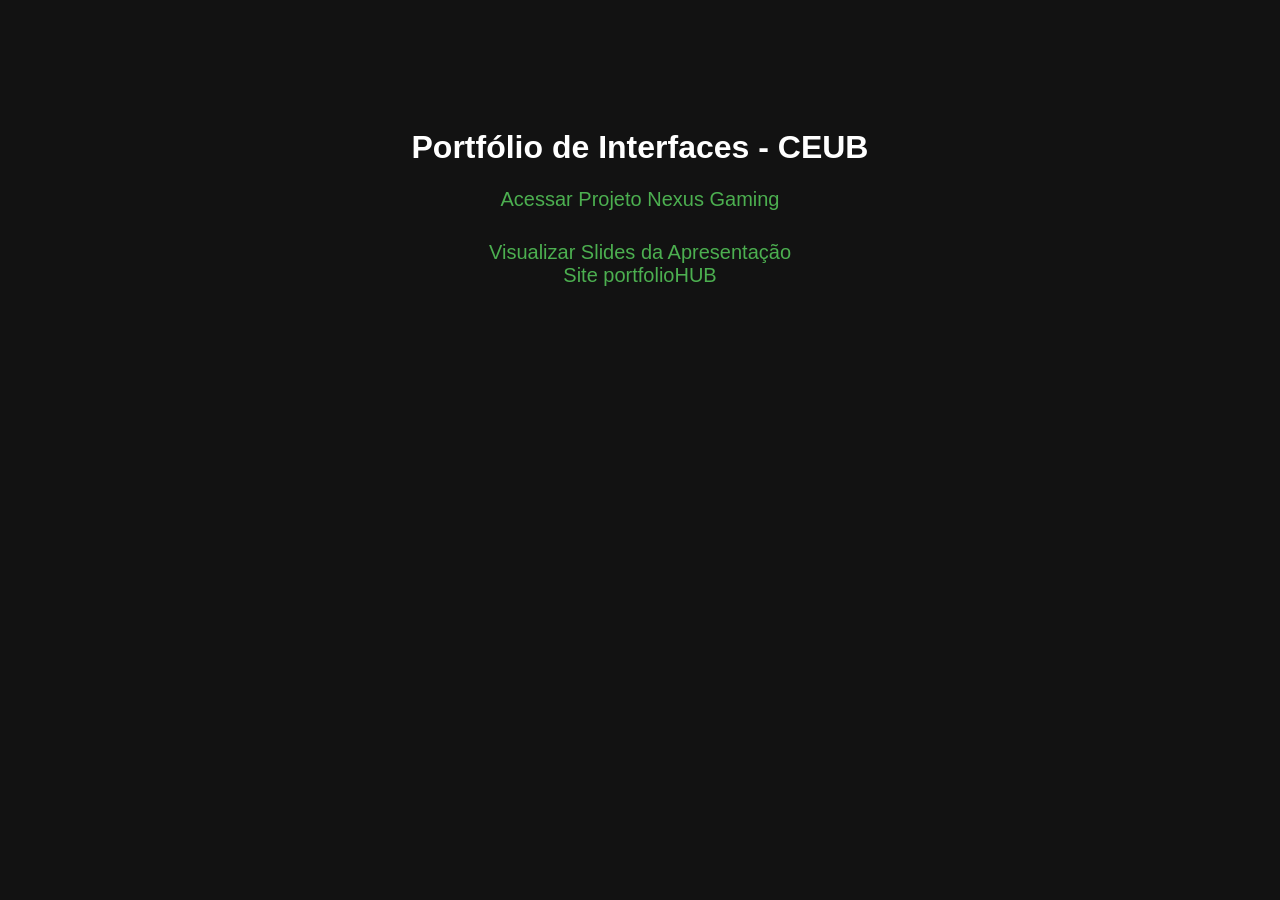
<file: index.html>
<!DOCTYPE html>
<html lang="pt-br">
<head>
    <meta charset="UTF-8">
    <title>Portfólio de Interfaces - CEUB</title>
</head>
<body style="background:#121212; color:#fff; text-align:center; font-family:sans-serif; padding-top:100px;">
    <h1>Portfólio de Interfaces - CEUB</h1>
    
    <div style="margin-bottom: 30px;">
        <a style="color:#4caf50; font-size:20px; text-decoration: none;" href="./personal-projects/nexus-gaming/index.html">Acessar Projeto Nexus Gaming</a>
    </div>

    <div>
        <a style="color:#4caf50; font-size:20px; text-decoration: none;" target="_blank" href="https://docs.google.com/presentation/d/e/2PACX-1vQVPCe261ACy9W1121m18DzsyByICNskYFi4c63nX3vEbNRtgmz0_Rl8P9i_Ssfrs2E9v2VIvnFbHOe/pub?start=false&loop=false&delayms=3000&slide=id.p">Visualizar Slides da Apresentação</a>
    </div>

    <div>
        <a style="color:#4caf50; font-size:20px; text-decoration: none;" target="_blank" href="./portfolio.html">Site portfolioHUB</a>
    </div>
</body>
</html>
</file>
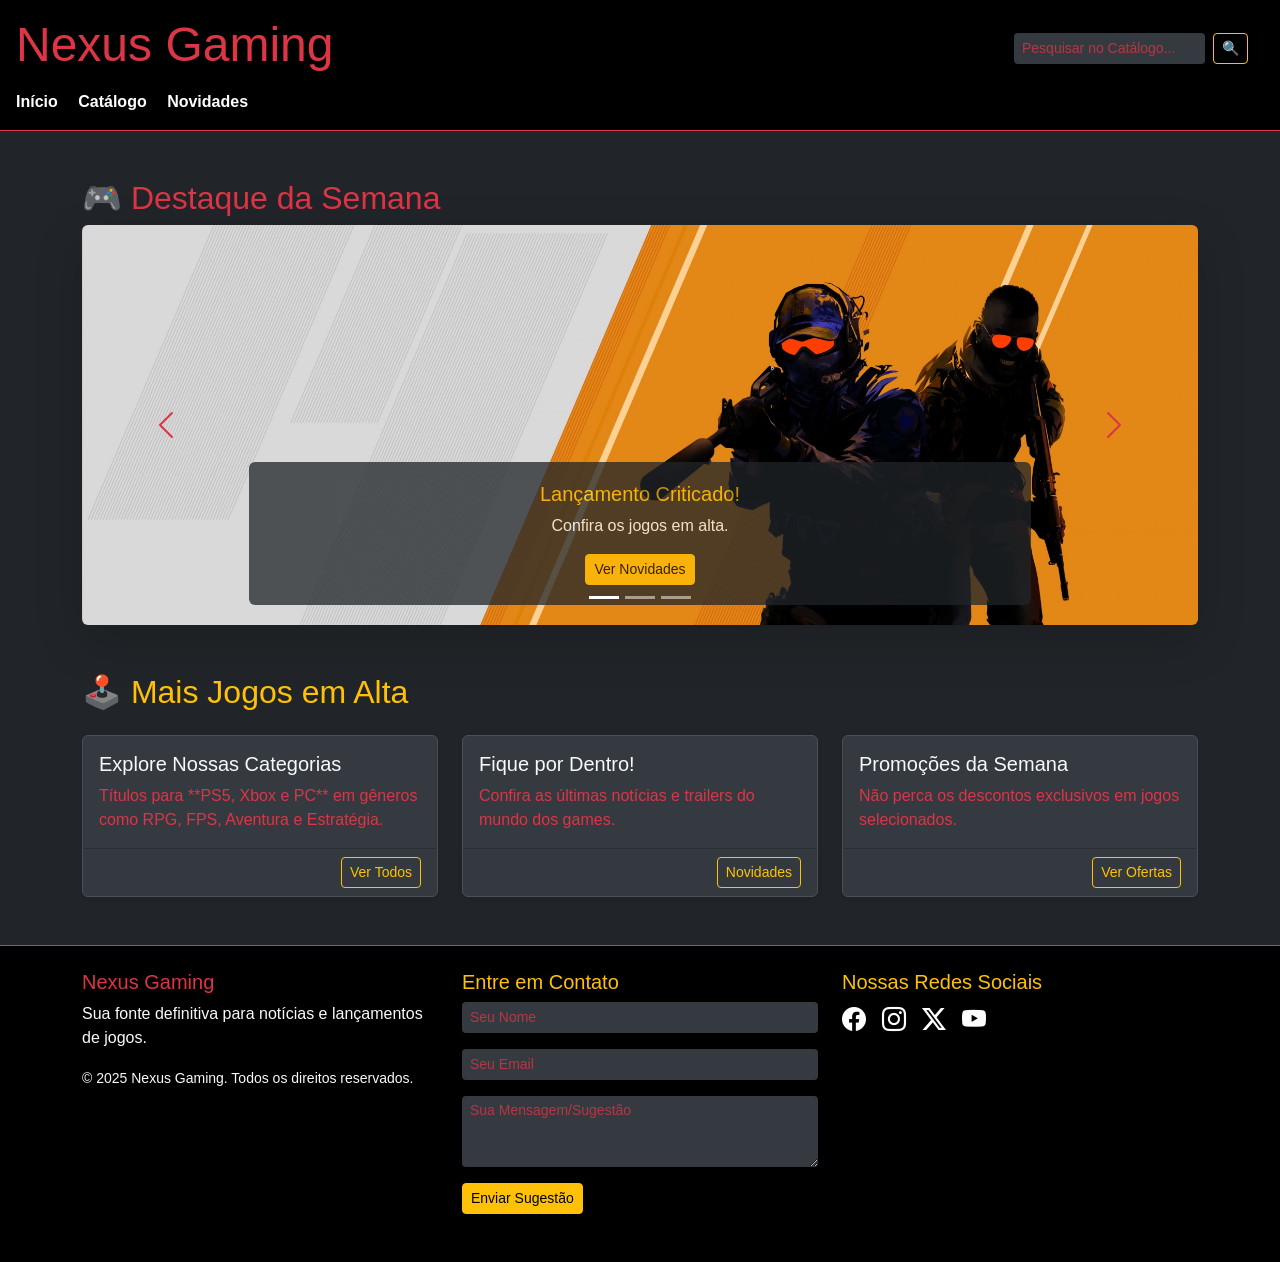
<file: personal-projects/nexus-gaming/index.html>
<!DOCTYPE html>
<html lang="pt-br">
<head>
    <meta charset="UTF-8">
    <meta name="viewport" content="width=device-width, initial-scale=1.0">
    <title>Nexus Gaming - Início</title>
    <link rel="icon" href="img/favicon.ico"> 
    <link href="https://cdn.jsdelivr.net/npm/bootstrap@5.3.3/dist/css/bootstrap.min.css" rel="stylesheet">
    <link rel="stylesheet" href="style.css">
    <link href="https://cdn.jsdelivr.net/npm/bootstrap-icons@1.11.3/font/bootstrap-icons.min.css" rel="stylesheet">
</head>
<body class="bg-dark text-light">

    <header class="bg-black text-white p-3 border-bottom border-danger">
        <div class="d-flex justify-content-between align-items-center">
            <h1 class="display-5" role="banner">Nexus Gaming</h1>
            <div class="d-flex align-items-center">
                <form class="d-flex me-3" role="search">
                    <input class="form-control form-control-sm me-2 bg-secondary text-danger border-0" type="search" placeholder="Pesquisar no Catálogo..." aria-label="Pesquisar">
                    <button class="btn btn-sm btn-outline-warning" type="submit">🔍</button>
                </form>
                </div>
        </div>
        <nav aria-label="Navegação Principal" class="mt-2">
            <a href="index.html" class="text-white me-3">Início</a>
            <a href="catalogo.html" class="text-white me-3">Catálogo</a>
            <a href="novidades.html" class="text-white">Novidades</a>
        </nav>
    </header>

    <main class="container mt-5" role="main">
        <h2 class="text-danger">🎮 Destaque da Semana</h2>
        <div id="hero-carousel" class="carousel slide" data-bs-ride="carousel">
            <div class="carousel-indicators">
                <button type="button" data-bs-target="#hero-carousel" data-bs-slide-to="0" class="active" aria-current="true" aria-label="Slide 1"></button>
                <button type="button" data-bs-target="#hero-carousel" data-bs-slide-to="1" aria-label="Slide 2"></button>
                <button type="button" data-bs-target="#hero-carousel" data-bs-slide-to="2" aria-label="Slide 3"></button>
            </div>
            <div class="carousel-inner rounded shadow-lg">
                <div class="carousel-item active">
                    <img src="img/banner1.jpg" class="d-block w-100" style="height: 400px; object-fit: cover; background-color: #333;" alt="Banner de destaque do jogo Dragon's Quest.">
                    <div class="carousel-caption d-none d-md-block bg-dark opacity-75 rounded">
                        <h5 class="text-warning">Lançamento Criticado!</h5>
                        <p>Confira os jogos em alta.</p>
                        <a href="novidades.html" class="btn btn-sm btn-warning">Ver Novidades</a>
                    </div>
                </div>
                <div class="carousel-item">
                    <img src="img/cyberpunk_banner.jpg" class="d-block w-100" style="height: 400px; object-fit: cover; background-color: #333;" alt="Banner de destaque do jogo Cyberpunk 2077.">
                    <div class="carousel-caption d-none d-md-block bg-dark opacity-75 rounded">
                        <h5 class="text-warning">Atualização 2.1 Disponível</h5>
                        <p>Night City nunca esteve tão vibrante.</p>
                        <a href="novidades.html" class="btn btn-sm btn-warning">Ver Novidades</a>
                    </div>
                </div>
                <div class="carousel-item">
                    <img src="img/forza_banner.jpg" class="d-block w-100" style="height: 400px; object-fit: cover; background-color: #333;" alt="Banner de destaque do jogo Forza Horizon 5.">
                    <div class="carousel-caption d-none d-md-block bg-dark opacity-75 rounded">
                        <h5 class="text-warning">Aventura no México</h5>
                        <p>Entre nas pistas com o Forza Horizon 5.</p>
                        <a href="novidades.html" class="btn btn-sm btn-warning">Ver Novidades</a>
                    </div>
                </div>
            </div>
            <button class="carousel-control-prev" type="button" data-bs-target="#hero-carousel" data-bs-slide="prev">
                <span class="carousel-control-prev-icon" aria-hidden="true"></span>
                <span class="visually-hidden">Anterior</span>
            </button>
            <button class="carousel-control-next" type="button" data-bs-target="#hero-carousel" data-bs-slide="next">
                <span class="carousel-control-next-icon" aria-hidden="true"></span>
                <span class="visually-hidden">Próximo</span>
            </button>
        </div>
        <h2 class="mt-5 mb-4 text-warning">🕹️ Mais Jogos em Alta</h2>
        <div class="row row-cols-1 row-cols-md-3 g-4">
            <div class="col">
                <div class="card h-100 bg-secondary shadow-sm">
                    <div class="card-body">
                        <h5 class="card-title text-light">Explore Nossas Categorias</h5>
                        <p class="card-text text-danger">Títulos para **PS5, Xbox e PC** em gêneros como RPG, FPS, Aventura e Estratégia.</p>
                    </div>
                    <div class="card-footer text-end">
                        <a href="catalogo.html" class="btn btn-sm btn-outline-warning">Ver Todos</a>
                    </div>
                </div>
            </div>
            <div class="col">
                <div class="card h-100 bg-secondary shadow-sm">
                    <div class="card-body">
                        <h5 class="card-title text-light">Fique por Dentro!</h5>
                        <p class="card-text text-danger">Confira as últimas notícias e trailers do mundo dos games.</p>
                    </div>
                    <div class="card-footer text-end">
                        <a href="novidades.html" class="btn btn-sm btn-outline-warning">Novidades</a>
                    </div>
                </div>
            </div>
            <div class="col">
                <div class="card h-100 bg-secondary shadow-sm">
                    <div class="card-body">
                        <h5 class="card-title text-light">Promoções da Semana</h5>
                        <p class="card-text text-danger">Não perca os descontos exclusivos em jogos selecionados.</p>
                    </div>
                    <div class="card-footer text-end">
                        <a href="catalogo.html" class="btn btn-sm btn-outline-warning">Ver Ofertas</a>
                    </div>
                </div>
            </div>
        </div>
    </main>
    
    <footer class="mt-5 p-4 bg-black border-top border-danger">
        <div class="container">
            <div class="row">
                <div class="col-md-4 mb-4">
                    <h5 class="text-danger">Nexus Gaming</h5>
                    <p>Sua fonte definitiva para notícias e lançamentos de jogos.</p>
                    <small>&copy; 2025 Nexus Gaming. Todos os direitos reservados.</small>
                </div>
                <div class="col-md-4 mb-4">
                    <h5 class="text-warning">Entre em Contato</h5>
                    <form>
                        <div class="mb-3">
                            <input type="text" class="form-control form-control-sm bg-secondary text-danger border-0" placeholder="Seu Nome" required>
                        </div>
                        <div class="mb-3">
                            <input type="email" class="form-control form-control-sm bg-secondary text-danger border-0" placeholder="Seu Email" required>
                        </div>
                        <div class="mb-3">
                            <textarea class="form-control form-control-sm bg-secondary text-danger border-0" placeholder="Sua Mensagem/Sugestão" rows="3" required></textarea>
                        </div>
                        <button type="submit" class="btn btn-sm btn-warning">Enviar Sugestão</button>
                    </form>
                </div>
                <div class="col-md-4 mb-4">
                    <h5 class="text-warning">Nossas Redes Sociais</h5>
                    <div class="d-flex fs-4">
                        <a href="#" class="text-white me-3" aria-label="Acesse nosso Facebook"><i class="bi bi-facebook"></i></a> 
                        <a href="#" class="text-white me-3" aria-label="Acesse nosso Instagram"><i class="bi bi-instagram"></i></a>
                        <a href="#" class="text-white me-3" aria-label="Acesse nosso Twitter/X"><i class="bi bi-twitter-x"></i></a>
                        <a href="#" class="text-white" aria-label="Acesse nosso Youtube"><i class="bi bi-youtube"></i></a>
                    </div>
                </div>
            </div>
        </div>
    </footer>
    <script src="https://cdn.jsdelivr.net/npm/bootstrap@5.3.3/dist/js/bootstrap.bundle.min.js"></script>
    <script src="script.js"></script> 
</body>
</html>
</file>
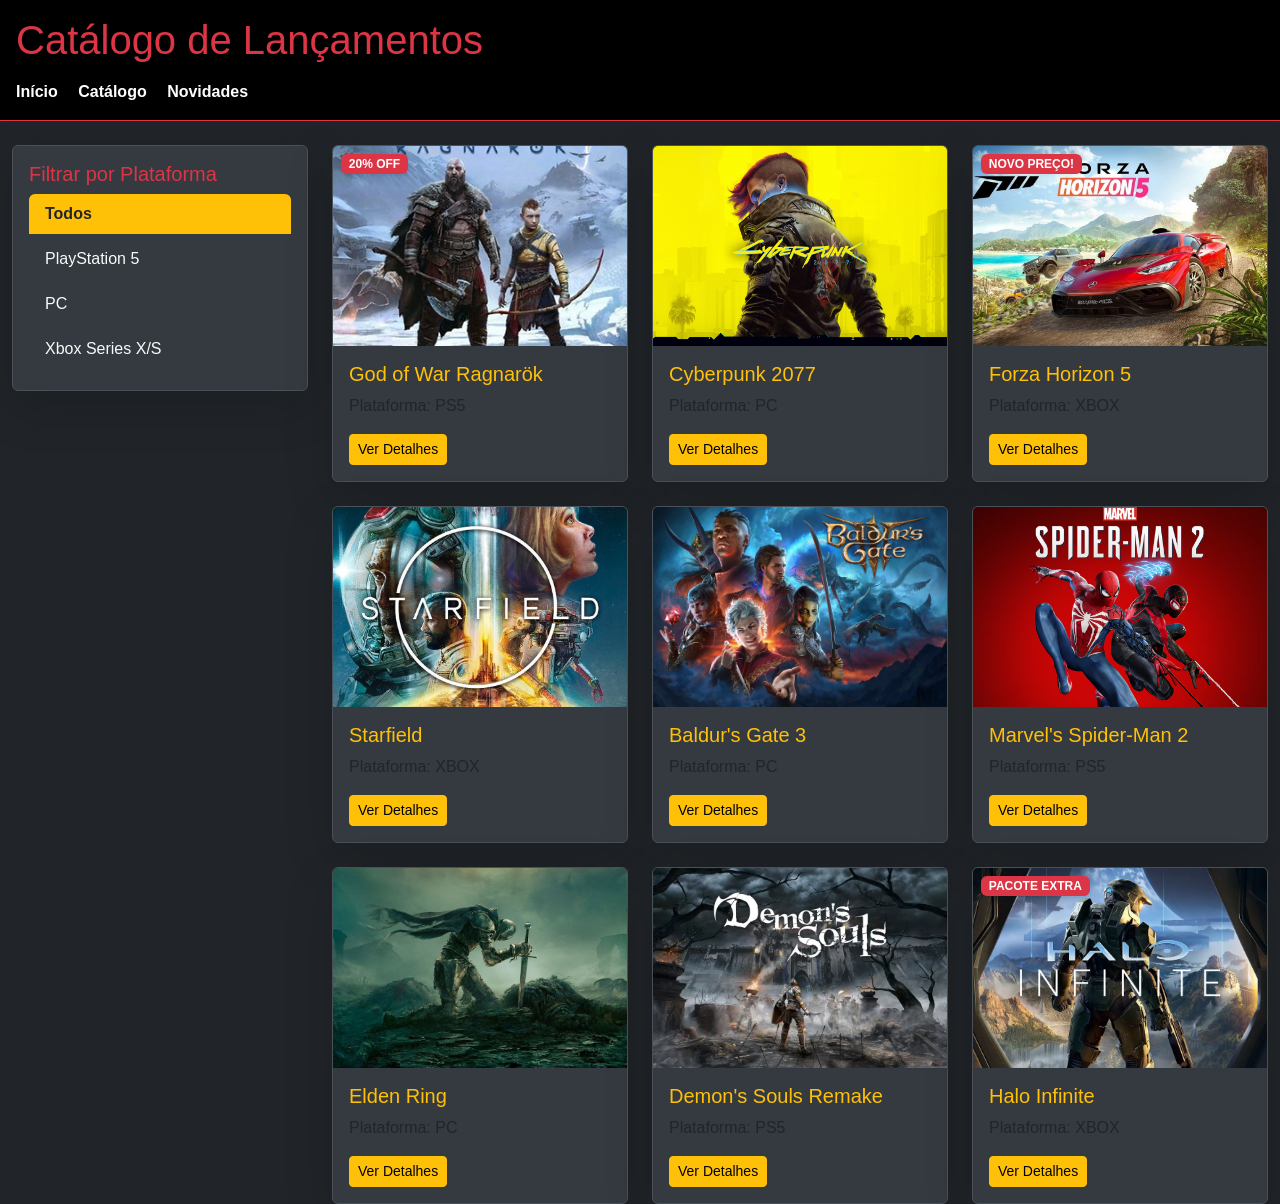
<file: personal-projects/nexus-gaming/catalogo.html>
<!DOCTYPE html>
<html lang="pt-br">
<head>
    <meta charset="UTF-8">
    <meta name="viewport" content="width=device-width, initial-scale=1.0">
    <title>Catálogo - Nexus Gaming</title>
    <link rel="icon" href="img/favicon.ico"> 
    <link href="https://cdn.jsdelivr.net/npm/bootstrap@5.3.3/dist/css/bootstrap.min.css" rel="stylesheet">
    <link rel="stylesheet" href="style.css">
</head>
<body class="bg-dark text-light">

    <header class="bg-black text-white p-3 border-bottom border-danger">
        <div class="d-flex justify-content-between align-items-center">
            <h1 class="display-6">Catálogo de Lançamentos</h1>
            </div>
        <nav aria-label="Navegação Principal" class="mt-2">
            <a href="index.html" class="text-white me-3">Início</a>
            <a href="catalogo.html" class="text-white me-3">Catálogo</a>
            <a href="novidades.html" class="text-white">Novidades</a>
        </nav>
    </header>
    
    <div class="container-fluid mt-4">
        <div class="row">
            <div class="col-md-3">
                <div class="p-3 bg-secondary rounded shadow-lg">
                    <h5 class="text-danger">Filtrar por Plataforma</h5>
                    <div id="filters" class="list-group">
                        <button class="list-group-item list-group-item-action active" data-filter="all">Todos</button>
                        <button class="list-group-item list-group-item-action" data-filter="ps5">PlayStation 5</button>
                        <button class="list-group-item list-group-item-action" data-filter="pc">PC</button>
                        <button class="list-group-item list-group-item-action" data-filter="xbox">Xbox Series X/S</button>
                    </div>
                </div>
            </div>
            <div class="col-md-9">
                <div class="row row-cols-1 row-cols-md-3 g-4" id="games-container">
                    </div>
            </div>
        </div>
    </div>
    <script src="https://cdn.jsdelivr.net/npm/bootstrap@5.3.3/dist/js/bootstrap.bundle.min.js"></script>
    <script src="script.js"></script>
</body>
</html>
</file>
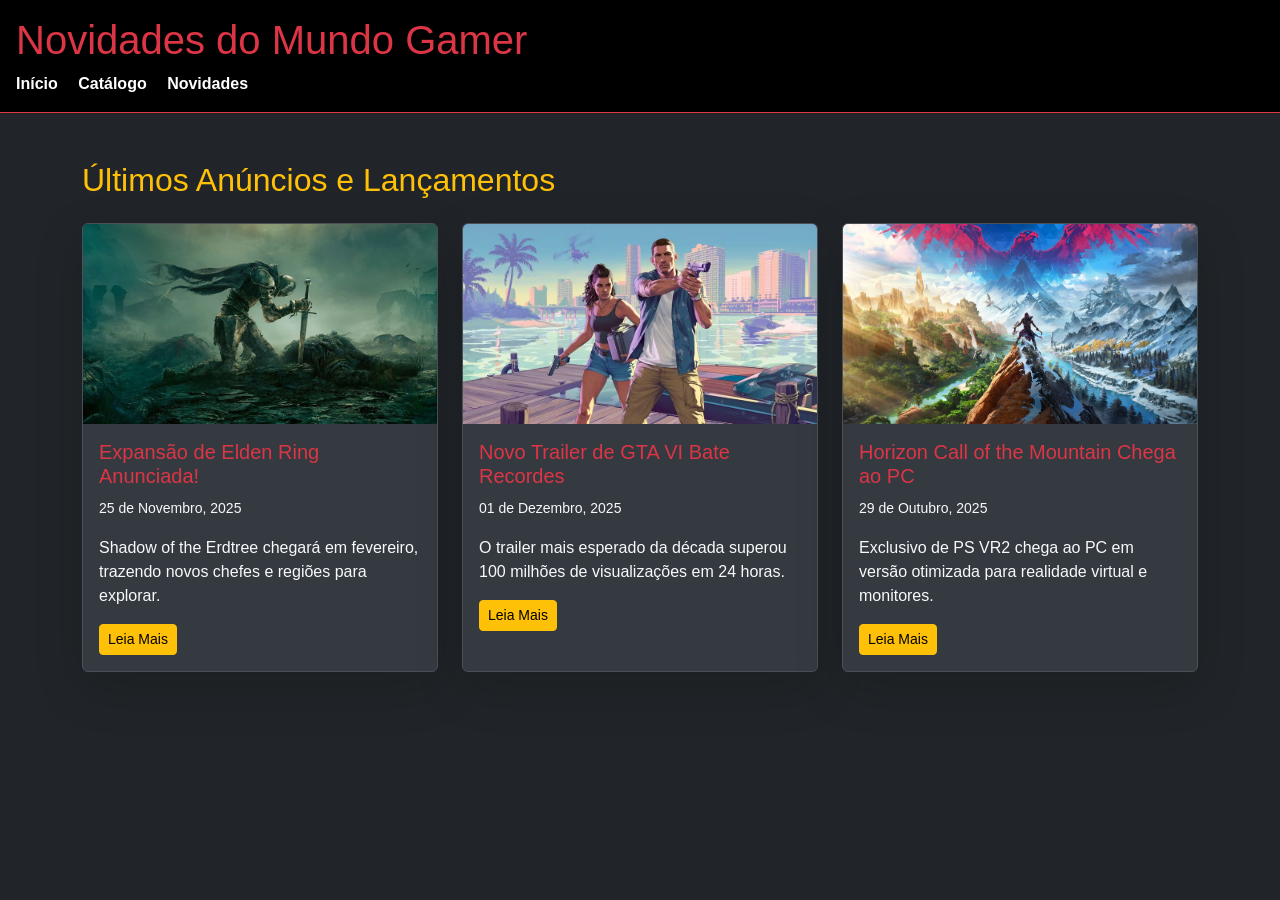
<file: personal-projects/nexus-gaming/novidades.html>
<!DOCTYPE html>
<html lang="pt-br">
<head>
    <meta charset="UTF-8">
    <meta name="viewport" content="width=device-width, initial-scale=1.0">
    <title>Novidades - Nexus Gaming</title>
    <link rel="icon" href="img/favicon.ico"> 
    <link href="https://cdn.jsdelivr.net/npm/bootstrap@5.3.3/dist/css/bootstrap.min.css" rel="stylesheet">
    <link rel="stylesheet" href="style.css">
</head>
<body class="bg-dark text-light">

    <header class="bg-black text-white p-3 border-bottom border-danger">
        <h1 class="display-6">Novidades do Mundo Gamer</h1>
        <nav aria-label="Navegação Principal" class="mt-2">
            <a href="index.html" class="text-white me-3">Início</a>
            <a href="catalogo.html" class="text-white me-3">Catálogo</a>
            <a href="novidades.html" class="text-white">Novidades</a>
        </nav>
    </header>

    <main class="container mt-5" role="main">
        <h2 class="text-warning mb-4">Últimos Anúncios e Lançamentos</h2>

        <div class="row g-4">
            
            <div class="col-md-4">
                <div class="card h-100 bg-secondary shadow-lg">
                    <img src="img/eldenring.jpg" class="card-img-top" alt="Capa de Elden Ring" style="height: 200px; object-fit: cover;">
                    <div class="card-body">
                        <h5 class="card-title text-danger">Expansão de Elden Ring Anunciada!</h5>
                        <p class="card-text"><small class="text-light">25 de Novembro, 2025</small></p>
                        <p class="card-text text-light">Shadow of the Erdtree chegará em fevereiro, trazendo novos chefes e regiões para explorar.</p>
                        
                        <div class="collapse mt-3" id="collapseNews1">
                            <p class="text-white">A FromSoftware confirmou que esta será a maior expansão de todos os seus jogos, com foco em uma nova história do passado de The Lands Between.</p>
                        </div>
                        <button class="btn btn-sm btn-warning" type="button" data-bs-toggle="collapse" data-bs-target="#collapseNews1" aria-expanded="false" aria-controls="collapseNews1">
                            Leia Mais
                        </button>
                    </div>
                </div>
            </div>

            <div class="col-md-4">
                <div class="card h-100 bg-secondary shadow-lg">
                    <img src="img/gta6.jpg" class="card-img-top" alt="Capa de GTA VI" style="height: 200px; object-fit: cover;">
                    <div class="card-body">
                        <h5 class="card-title text-danger">Novo Trailer de GTA VI Bate Recordes</h5>
                        <p class="card-text"><small class="text-light">01 de Dezembro, 2025</small></p>
                        <p class="card-text text-light">O trailer mais esperado da década superou 100 milhões de visualizações em 24 horas.</p>
                        
                        <div class="collapse mt-3" id="collapseNews2">
                            <p class="text-white">O trailer revelou mais sobre os protagonistas Lucia e Jason, e confirmou Vice City como o cenário principal do jogo.</p>
                        </div>
                        <button class="btn btn-sm btn-warning" type="button" data-bs-toggle="collapse" data-bs-target="#collapseNews2" aria-expanded="false" aria-controls="collapseNews2">
                            Leia Mais
                        </button>
                    </div>
                </div>
            </div>

            <div class="col-md-4">
                <div class="card h-100 bg-secondary shadow-lg">
                    <img src="img/horizon.jpg" class="card-img-top" alt="Capa de Horizon" style="height: 200px; object-fit: cover;">
                    <div class="card-body">
                        <h5 class="card-title text-danger">Horizon Call of the Mountain Chega ao PC</h5>
                        <p class="card-text"><small class="text-light">29 de Outubro, 2025</small></p>
                        <p class="card-text text-light">Exclusivo de PS VR2 chega ao PC em versão otimizada para realidade virtual e monitores.</p>
                        
                        <div class="collapse mt-3" id="collapseNews3">
                            <p class="text-white">A versão para PC inclui suporte a diversas resoluções e melhorias gráficas, sendo um marco para a franquia fora dos consoles PlayStation.</p>
                        </div>
                        <button class="btn btn-sm btn-warning" type="button" data-bs-toggle="collapse" data-bs-target="#collapseNews3" aria-expanded="false" aria-controls="collapseNews3">
                            Leia Mais
                        </button>
                    </div>
                </div>
            </div>
        </div>
    </main>

    <script src="https://cdn.jsdelivr.net/npm/bootstrap@5.3.3/dist/js/bootstrap.bundle.min.js"></script>
    <script src="script.js"></script>
</body>
</html>
</file>
<file: personal-projects/nexus-gaming/style.css>
/* Estilos Gerais */
body {
    min-height: 100vh;
    font-family: Arial, sans-serif;
}

/* Header */
header {
    position: sticky;
    top: 0;
    z-index: 1020;
}

header h1 {
    font-family: 'Verdana', sans-serif;
    color: #dc3545;
    text-shadow: 2px 2px #000;
}

/* Navegação Principal - Garante que os links não fiquem vermelhos */
header nav a {
    font-weight: bold;
    text-decoration: none;
    transition: color 0.3s ease;
}

header nav a:hover {
    color: #ffc107 !important; /* Amarelo/Warning ao passar o mouse */
}

/* Fundo dos Cards no Catálogo/Início/Novidades */
.bg-secondary {
    background-color: #343a40 !important;
    border: 1px solid #495057;
}

/* Título dos Cards em Mais Jogos em Alta (index.html) */
.card-title.text-light {
    color: #f8f9fa !important; 
}

/* Título principal do Catálogo */
.card-title.text-warning {
    color: #ffc107 !important;
}

/* Cor do texto em .text-danger (usado nos títulos de novidades) */
.card-text.text-danger {
    color: #dc3545 !important;
}

/* CORREÇÃO CONTRASTE FORMULÁRIO: Garante que o texto e o placeholder sejam vermelhos */
.form-control.text-danger {
    color: #dc3545 !important; /* Texto digitado em vermelho */
}

.form-control.text-danger::placeholder {
    color: #dc3545 !important; /* Placeholder em vermelho */
    opacity: 0.8; /* Suaviza um pouco o vermelho do placeholder */
}

/* Ajuste nos botões de filtro */
#filters .list-group-item-action {
    border: none;
    cursor: pointer;
    margin-bottom: 5px;
    background-color: #343a40 !important;
    color: #f8f9fa !important;
    transition: background-color 0.2s ease, color 0.2s ease;
}

#filters .list-group-item-action:hover {
    background-color: #495057 !important;
}

/* Cor do filtro ativo */
#filters .list-group-item-action.active {
    background-color: #ffc107 !important; /* Amarelo/Laranja */
    color: #212529 !important; /* Texto escuro no fundo claro */
    font-weight: bold;
}
/* CORREÇÃO FINAL E DEFINITIVA DA SETA: Direção correta, Vermelho (#dc3545) e Opacidade Total */

/* 1. Seta Anterior (Esquerda) */
.carousel-control-prev-icon,
.carousel-control-prev:focus .carousel-control-prev-icon,
.carousel-control-prev:hover .carousel-control-prev-icon {
    /* SVG Vermelho para a ESQUERDA (CORRETO) */
    background-image: url("data:image/svg+xml,%3csvg xmlns='http://www.w3.org/2000/svg' viewBox='0 0 16 16' fill='%23dc3545'%3e%3cpath d='M11.354 1.646a.5.5 0 0 1 0 .708L5.707 8l5.647 5.646a.5.5 0 0 1-.708.708l-6-6a.5.5 0 0 1 0-.708l6-6a.5.5 0 0 1 .708 0z'/%3e%3c/svg%3e") !important;
    filter: none !important;
}

/* 2. Seta Próxima (Direita) */
.carousel-control-next-icon,
.carousel-control-next:focus .carousel-control-next-icon,
.carousel-control-next:hover .carousel-control-next-icon {
    /* SVG Vermelho para a DIREITA (CORRIGIDO) */
    background-image: url("data:image/svg+xml,%3csvg xmlns='http://www.w3.org/2000/svg' viewBox='0 0 16 16' fill='%23dc3545'%3e%3cpath d='M4.646 1.646a.5.5 0 0 0 0 .708L10.293 8l-5.647 5.646a.5.5 0 0 0 .708.708l6-6a.5.5 0 0 0 0-.708l-6-6a.5.5 0 0 0-.708 0z'/%3e%3c/svg%3e") !important;
    filter: none !important;
}

/* 3. Garante que a opacidade seja 100% em todos os controles, impedindo que fiquem cinzas */
.carousel-control-prev,
.carousel-control-next,
.carousel-control-prev.disabled,
.carousel-control-next.disabled {
    opacity: 1 !important; 
}
/* CORREÇÃO VISUAL PARA ÍCONES / EMOJIS DE REDES SOCIAIS */
/* Resolve o problema de "pixels brancos" ou artefatos na parte inferior, forçando o alinhamento */

/* Este seletor é genérico, mas é o mais eficaz para ícones em linha (inline) */
.social-icons-wrapper i, /* Se estiver usando Bootstrap Icons ou Font Awesome (i tags) */
.social-icons-wrapper img, /* Se estiver usando pequenas imagens (img tags) */
.social-icons-wrapper span, /* Se estiver usando um wrapper ou emoji */
.social-icons-wrapper a { /* Aplicado ao link, para caso o ícone seja o único conteúdo */
    vertical-align: middle !important;
    line-height: 1 !important;
    /* Para ícones de fonte, se estiverem muito grandes */
    font-size: 1.2em; 
}
</file>
